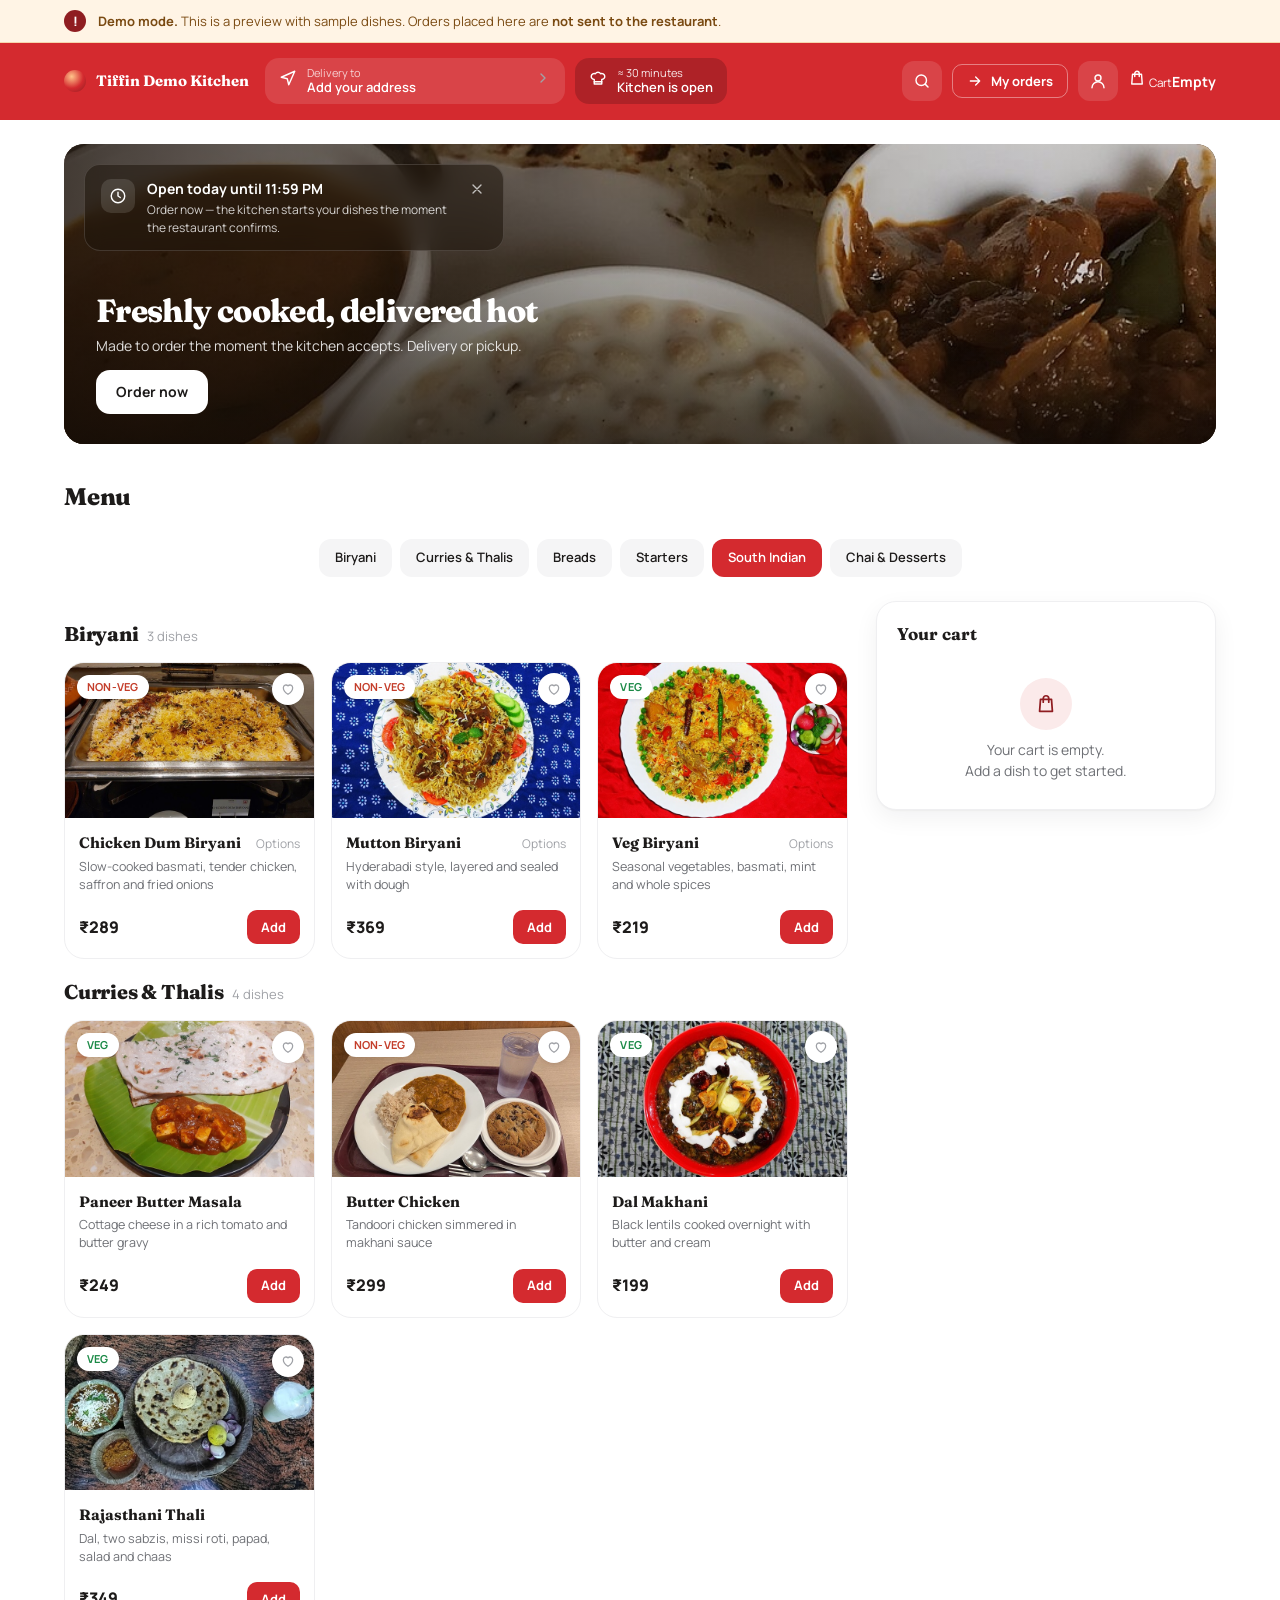
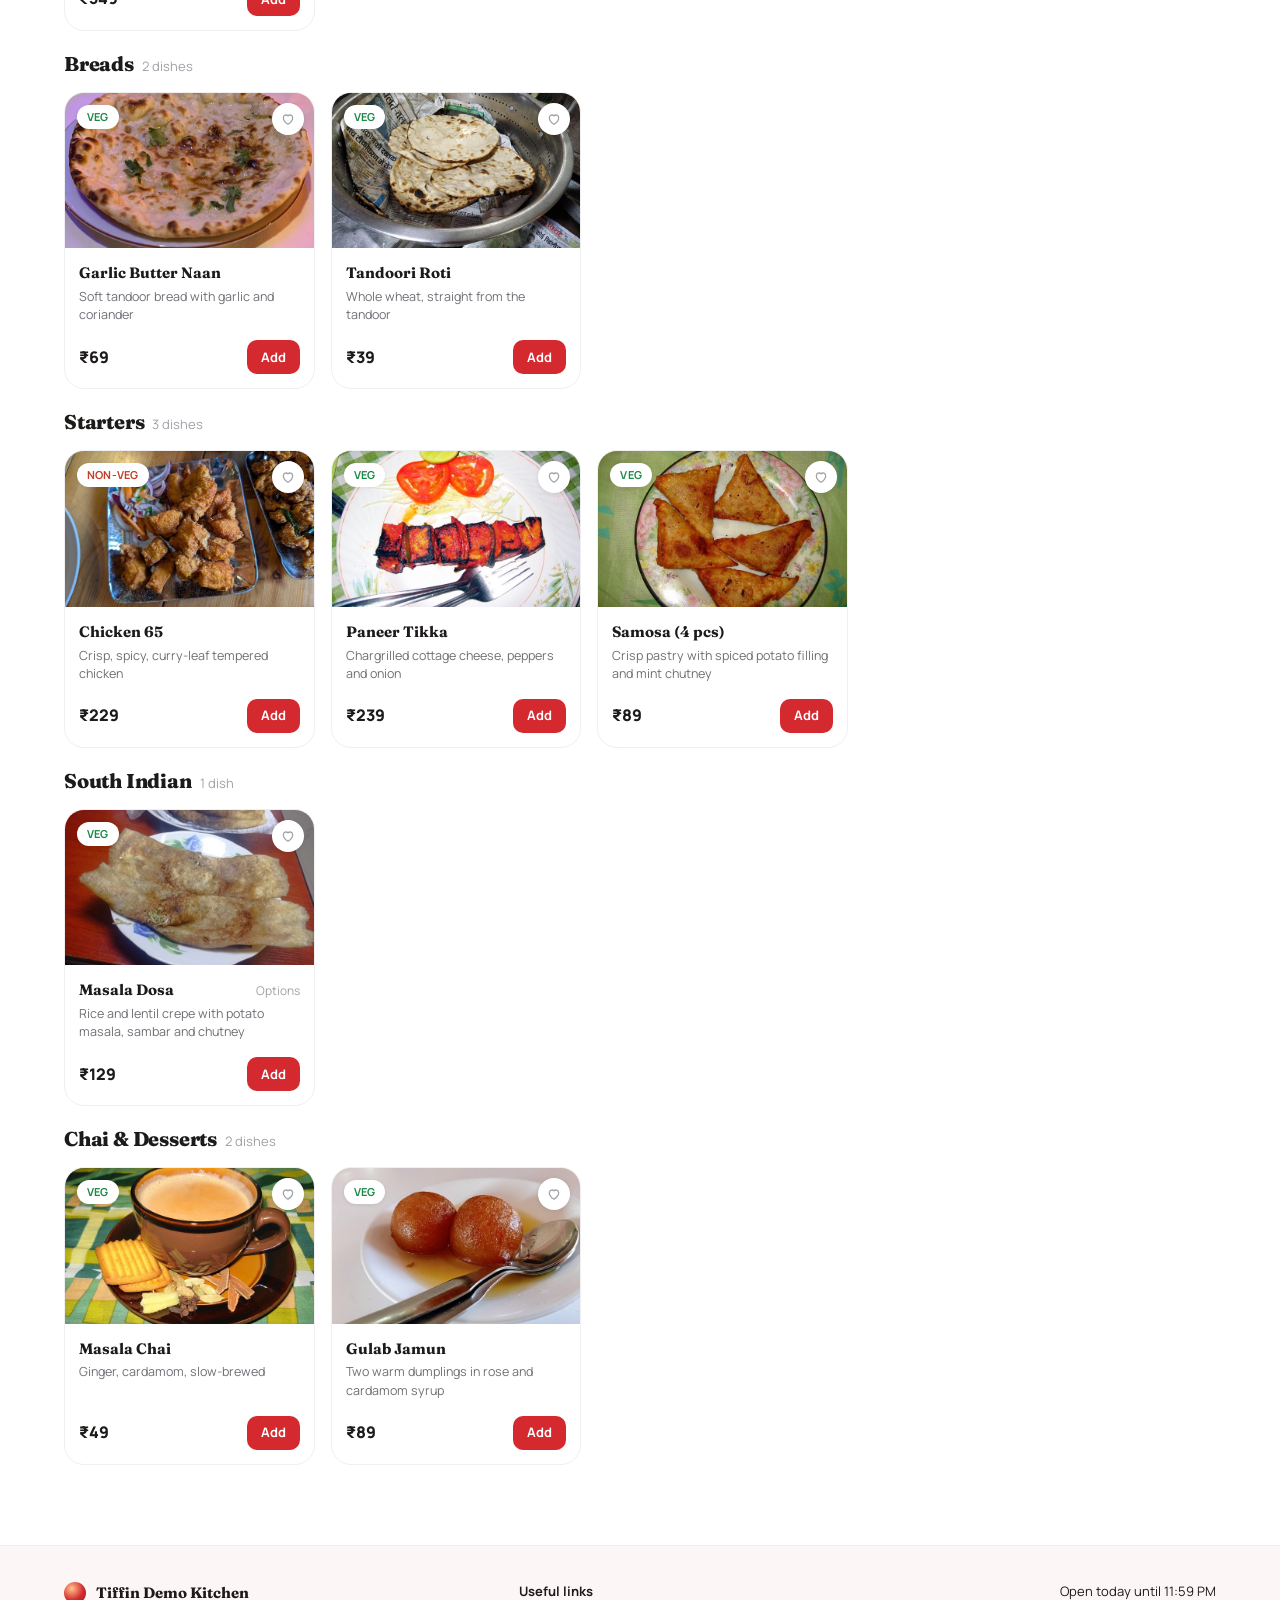
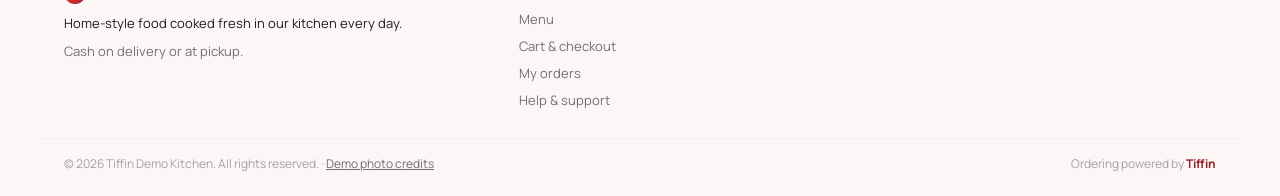
<file: index.html>
<!DOCTYPE html>
<html lang="en">
<head>
  <meta charset="UTF-8" />
  <meta name="viewport" content="width=device-width, initial-scale=1, viewport-fit=cover" />
  <meta name="theme-color" content="#FFFFFF" />
  <title>Order online</title>
  <link rel="preconnect" href="https://fonts.googleapis.com" />
  <link rel="preconnect" href="https://fonts.gstatic.com" crossorigin />
  <link href="https://fonts.googleapis.com/css2?family=Plus+Jakarta+Sans:wght@400;500;600;700;800&display=swap" rel="stylesheet" />
  <link rel="stylesheet" href="css/styles.css" />
</head>
<body>
  <!-- Shown only in demo mode (the order hub cannot be reached) -->
  <div class="demo-banner" id="demo-banner" role="alert" hidden></div>
  <!-- The announcement bar, set in the website builder (admin/) -->
  <div class="announce" id="announce" hidden><div class="container" id="announce-text"></div></div>

  <!-- Header: store, delivery context and kitchen status stay visible on every page -->
  <header class="site-header" id="site-header"></header>

  <main id="app" class="app"></main>

  <footer class="site-footer" id="site-footer"></footer>

  <!-- Mobile: bottom cart bar -->
  <div class="cart-bar" id="cart-bar" hidden></div>

  <!-- Dish options (sizes, add-ons) -->
  <div class="modal" id="modal" hidden></div>

  <div class="toast" id="toast" role="status" aria-live="polite"></div>

  <script src="js/config.js"></script>
  <script src="js/data.js"></script>
  <script src="js/hub.js"></script>
  <script src="js/demo.js"></script>
  <script src="js/site-schema.js"></script>
  <script src="js/core.js"></script>
  <script src="js/site.js"></script>
  <script src="js/pages/home.js"></script>
  <script src="js/pages/item.js"></script>
  <script src="js/pages/cart.js"></script>
  <script src="js/pages/orders.js"></script>
  <script src="js/pages/account.js"></script>
  <script src="js/pages/where.js"></script>
  <script src="js/app.js"></script>
</body>
</html>
</file>
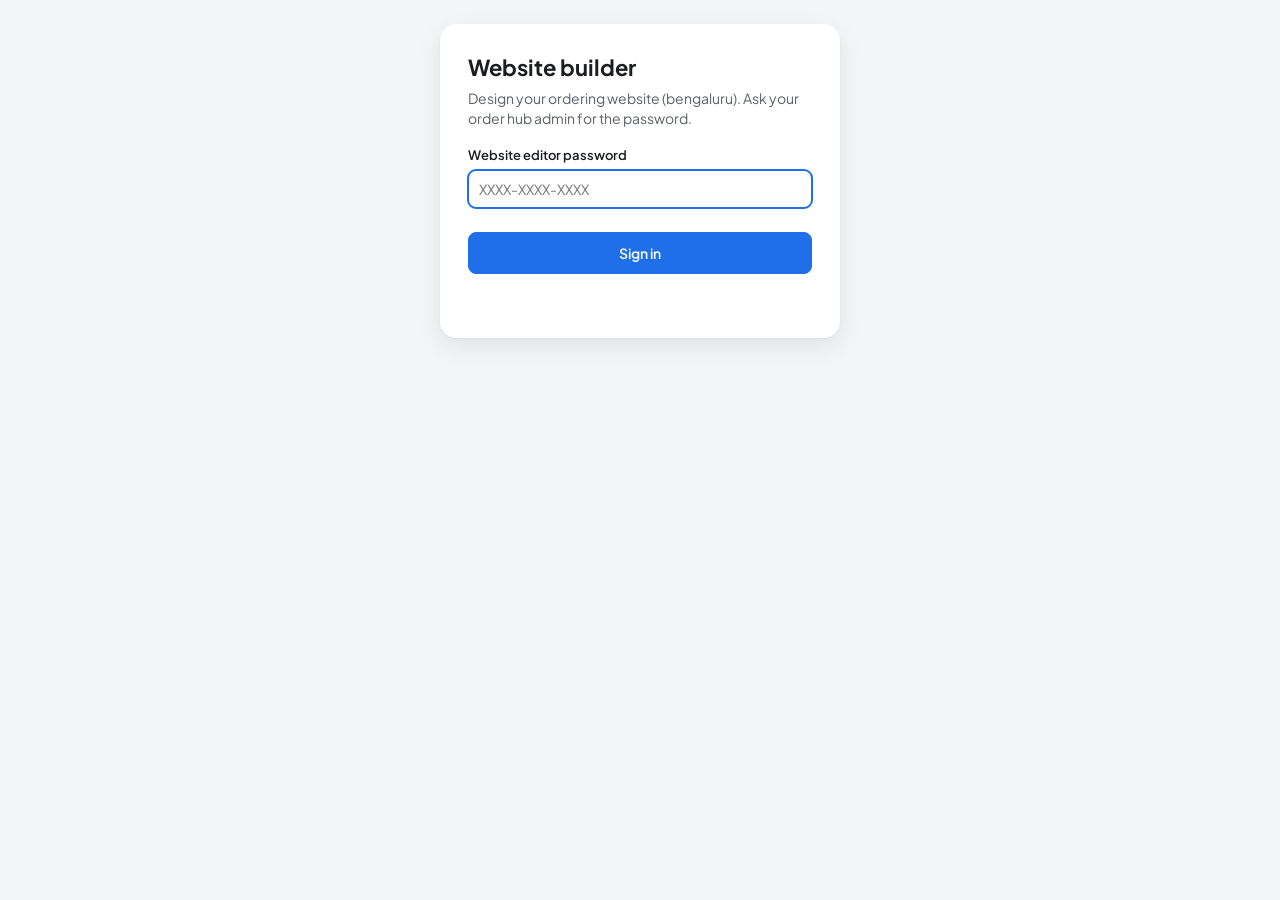
<file: admin/index.html>
<!doctype html>
<html lang="en">
<head>
  <meta charset="utf-8" />
  <meta name="viewport" content="width=device-width, initial-scale=1" />
  <meta name="robots" content="noindex" />
  <title>Website builder</title>
  <link rel="preconnect" href="https://fonts.googleapis.com" />
  <link rel="preconnect" href="https://fonts.gstatic.com" crossorigin />
  <!-- every font the builder offers, so the font picker can show each one -->
  <link href="https://fonts.googleapis.com/css2?family=DM+Sans:wght@400;700&family=Inter:wght@400;700&family=Lora:wght@400;700&family=Montserrat:wght@400;700&family=Nunito:wght@400;700&family=Playfair+Display:wght@400;700&family=Plus+Jakarta+Sans:wght@400;600;700;800&family=Poppins:wght@400;700&display=swap" rel="stylesheet" />
  <link rel="stylesheet" href="builder.css" />
</head>
<body>
  <div id="root"></div>
  <div class="toast" id="toast" role="status" aria-live="polite"></div>
  <script src="../js/config.js"></script>
  <script src="../js/site-schema.js"></script>
  <script src="builder.js"></script>
</body>
</html>
</file>
<file: css/styles.css>
/* laCafe design system: red brand (as the POS), one typeface (Plus Jakarta Sans), a small set of reusable components */
:root {
  --primary: #D42A2F;
  --primary-hover: #B32227;
  --accent: #8F1D21;
  --ink: #17181A;
  --body: #6E7075;
  --muted: #A0A2A7;
  --surface: #F5F5F6;
  --border: #EFEFF1;
  --bg: #FFFFFF;
  --page: #FCFBFA;
  /* a light wash of the brand colour (follows the site theme) */
  --tint: color-mix(in srgb, var(--primary) 10%, #fff);

  --orange-bg: #FFF1E0; --orange-fg: #C4761B;
  --red-bg: #FDE9E5;    --red-fg: #C43E2B;
  --green-bg: #E6F5EC;  --green-fg: #1C8A47;
  --grey-bg: #F2F2F3;   --grey-fg: #6E7075;

  --r-card: 20px;
  --r-control: 14px;
  --r-small: 12px;
  --r-pill: 999px;
  --shadow: 0 1px 2px rgba(23, 24, 26, .04), 0 8px 24px rgba(23, 24, 26, .06);
  --header-h: 76px;
  --gutter: 24px;
  --font: 'Plus Jakarta Sans', system-ui, -apple-system, 'Segoe UI', Roboto, sans-serif;
}

*, *::before, *::after { box-sizing: border-box; }
html { -webkit-text-size-adjust: 100%; scroll-padding-top: calc(var(--header-h) + 72px); }
body {
  margin: 0; font-family: var(--font); font-size: 14px; line-height: 1.45; color: var(--ink); background: var(--bg);
  -webkit-font-smoothing: antialiased; min-height: 100vh; display: flex; flex-direction: column;
}
body.modal-open { overflow: hidden; }
img { display: block; max-width: 100%; }
a { color: inherit; text-decoration: none; }
button, input, textarea, select { font: inherit; color: inherit; }
button { cursor: pointer; background: none; border: 0; padding: 0; }
button:disabled { cursor: not-allowed; }
h1, h2, h3, p { margin: 0; }
svg { width: 18px; height: 18px; flex-shrink: 0; }
[hidden] { display: none !important; }
:focus-visible { outline: 2px solid var(--primary); outline-offset: 2px; }

.container { width: 100%; max-width: 1200px; margin: 0 auto; padding: 0 var(--gutter); }
.app { flex: 1; }
.page { padding-top: 24px; padding-bottom: 56px; }
.grow { flex: 1; min-width: 0; }
.muted { color: var(--body); }
.small { font-size: 13px; }
.center { text-align: center; display: flex; justify-content: center; }
.err { color: var(--red-fg); }
.err:empty { display: none; }
.accent { color: var(--accent); }
.ok { color: var(--green-fg); }
.narrow { max-width: 720px; }

/* ---------- Buttons ---------- */
.btn {
  display: inline-flex; align-items: center; justify-content: center; gap: 8px; height: 44px; padding: 0 20px;
  border-radius: var(--r-control); background: var(--primary); color: #fff; font-weight: 700; font-size: 14px;
  transition: background .15s, transform .1s, opacity .15s; white-space: nowrap;
}
.btn:hover { background: var(--primary-hover); }
.btn:active { transform: scale(.98); }
.btn:disabled { opacity: .5; background: var(--primary); }
.btn.sm { height: 34px; padding: 0 14px; font-size: 13px; border-radius: 10px; }
.btn.lg { height: 52px; font-size: 15px; }
.btn.block { width: 100%; }
.btn.outline { background: #fff; color: var(--accent); border: 1.5px solid var(--primary); }
.btn.outline:hover { background: var(--tint); }
.btn.outline.danger { color: var(--red-fg); border-color: #F2C4BB; }
.btn.outline.danger:hover { background: var(--red-bg); }
.btn.soft { background: var(--surface); color: var(--ink); }
.btn.soft:hover { background: var(--border); }
.btn.busy { pointer-events: none; opacity: .7; }
.btn svg { width: 16px; height: 16px; }
.link { color: var(--ink); font-weight: 600; font-size: 13px; }
.link:hover { color: var(--accent); }
.link.accent { color: var(--accent); }
.link.muted { color: var(--muted); font-weight: 500; }

.icon-btn {
  position: relative; width: 40px; height: 40px; border-radius: var(--r-small); background: var(--surface);
  display: inline-grid; place-items: center; color: var(--ink); transition: background .15s;
}
.icon-btn:hover { background: var(--border); }
.icon-btn.sm { width: 32px; height: 32px; border-radius: 10px; }
.icon-btn .dot { position: absolute; top: 8px; right: 8px; width: 8px; height: 8px; border-radius: 50%; background: var(--primary); border: 2px solid var(--surface); }

/* ---------- Tags ---------- */
.tag {
  display: inline-flex; align-items: center; gap: 4px; height: 24px; padding: 0 10px; border-radius: var(--r-pill);
  font-size: 11px; font-weight: 700; text-transform: uppercase; letter-spacing: .02em; white-space: nowrap;
}
.tag svg { width: 12px; height: 12px; }
.tag.soft { text-transform: none; letter-spacing: 0; font-size: 12px; font-weight: 600; }
.tag.orange { background: var(--orange-bg); color: var(--orange-fg); }
.tag.red { background: var(--red-bg); color: var(--red-fg); }
.tag.green { background: var(--green-bg); color: var(--green-fg); }
.tag.grey { background: var(--grey-bg); color: var(--grey-fg); }

/* ---------- Demo mode warning ---------- */
.demo-banner { background: #FFF4E5; border-bottom: 1px solid #F6D6AE; color: #7A4A12; font-size: 13px; }
.demo-banner.back { background: var(--green-bg); border-color: #BFE3CC; color: var(--green-fg); }
.demo-inner { display: flex; align-items: center; gap: 12px; padding-top: 10px; padding-bottom: 10px; }
.demo-inner p { flex: 1; min-width: 0; }
.demo-ico { display: grid; place-items: center; width: 22px; height: 22px; border-radius: 50%; background: var(--accent); color: #fff; font-weight: 800; font-size: 13px; flex-shrink: 0; }
.demo-banner.back .demo-ico { background: var(--green-fg); }
.demo-banner .btn { flex-shrink: 0; background: #fff; }
.foot-base a { color: var(--body); text-decoration: underline; }
.announce { background: var(--primary); color: #fff; font-size: 13px; font-weight: 600; text-align: center; }
.announce .container { padding-top: 8px; padding-bottom: 8px; overflow-wrap: anywhere; }

/* ---------- Header ---------- */
.site-header { position: sticky; top: 0; z-index: 40; background: rgba(255, 255, 255, .94); backdrop-filter: saturate(1.4) blur(12px); border-bottom: 1px solid var(--border); }
.hdr { display: flex; align-items: center; gap: 16px; height: var(--header-h); }
.logo { display: inline-flex; align-items: center; gap: 10px; font-weight: 700; font-size: 15px; white-space: nowrap; }
.logo-dot { width: 22px; height: 22px; border-radius: 50%; background: radial-gradient(circle at 35% 30%, #FFC48A, var(--primary) 55%, var(--accent)); flex-shrink: 0; }
.hdr-ctx { display: flex; gap: 10px; flex: 1; min-width: 0; }
.ctx-pill, .kitchen-pill {
  display: flex; align-items: center; gap: 10px; height: 46px; padding: 0 14px; border-radius: var(--r-control);
  background: var(--surface); min-width: 0; text-align: left;
}
.ctx-pill { width: 300px; max-width: 100%; transition: background .15s; }
.ctx-pill:hover:not(:disabled) { background: var(--border); }
.ctx-pill small, .kitchen-pill small { display: block; font-size: 11px; color: var(--body); line-height: 1.2; }
.ctx-pill b, .kitchen-pill b { display: block; font-size: 13px; font-weight: 600; overflow: hidden; text-overflow: ellipsis; white-space: nowrap; line-height: 1.3; }
.ctx-pill .chev svg { width: 16px; height: 16px; color: var(--muted); }
.ctx-ico svg { width: 18px; height: 18px; }
.kitchen-pill { background: var(--primary); color: #fff; flex-shrink: 0; }
.kitchen-pill small { color: rgba(255, 255, 255, .9); }
.kitchen-pill.closed { background: var(--grey-bg); color: var(--ink); }
.kitchen-pill.closed small { color: var(--body); }
.xs-show { display: none; }
.m-only { display: none; }
.hdr-actions { display: flex; align-items: center; gap: 10px; margin-left: auto; }
.search-row { padding-bottom: 14px; }
.search { display: flex; align-items: center; gap: 10px; height: 48px; padding: 0 6px 0 16px; background: var(--surface); border-radius: var(--r-control); }
.search > svg { color: var(--muted); }
.search input { flex: 1; min-width: 0; border: 0; background: none; outline: none; font-size: 15px; height: 100%; }
.search .icon-btn { background: #fff; }

/* ---------- Hero ---------- */
.hero { position: relative; height: 300px; border-radius: var(--r-card); overflow: hidden; background: #2A1C12; color: #fff; isolation: isolate; }
.hero-img { position: absolute; inset: 0; width: 100%; height: 100%; object-fit: cover; z-index: -2; }
.hero::after { content: ''; position: absolute; inset: 0; z-index: -1; background: linear-gradient(90deg, rgba(20, 12, 6, .78) 0%, rgba(20, 12, 6, .35) 55%, rgba(20, 12, 6, .1) 100%), linear-gradient(0deg, rgba(20, 12, 6, .55), transparent 55%); }
.hero.no-img { background: radial-gradient(120% 140% at 85% 20%, #8A4B1E 0%, #3A2414 45%, #1E140C 100%); }
.hero-emoji { position: absolute; right: 4%; top: 50%; transform: translateY(-50%) rotate(-8deg); font-size: 88px; letter-spacing: 6px; opacity: .9; z-index: -2; white-space: nowrap; filter: drop-shadow(0 10px 20px rgba(0, 0, 0, .35)); }
.hero-note {
  position: absolute; top: 20px; left: 20px; max-width: 420px; display: flex; gap: 12px; align-items: flex-start; padding: 14px 16px;
  border-radius: 16px; background: rgba(30, 20, 12, .55); border: 1px solid rgba(255, 255, 255, .14); backdrop-filter: blur(10px);
}
.hero-note-ico { display: grid; place-items: center; width: 34px; height: 34px; border-radius: 10px; background: rgba(255, 255, 255, .12); flex-shrink: 0; }
.hero-note strong { font-size: 14px; }
.hero-note p { font-size: 12px; color: rgba(255, 255, 255, .8); margin-top: 2px; }
.hero-note-x { color: rgba(255, 255, 255, .7); padding: 2px; }
.hero-note-x svg { width: 16px; height: 16px; }
.hero-text { position: absolute; left: 32px; bottom: 30px; right: 32px; }
.hero-text h1 { font-size: 32px; font-weight: 800; letter-spacing: -.02em; line-height: 1.15; }
.hero-text p { margin-top: 6px; font-size: 14px; color: rgba(255, 255, 255, .85); }

/* ---------- Category chips ---------- */
.cats { position: sticky; top: var(--header-h); z-index: 30; background: rgba(255, 255, 255, .94); backdrop-filter: blur(10px); margin: 0 calc(-1 * var(--gutter)); padding: 18px var(--gutter) 14px; }
.cats-inner { display: flex; gap: 8px; overflow-x: auto; scrollbar-width: none; justify-content: safe center; }
.cats-inner::-webkit-scrollbar { display: none; }
.chip { flex-shrink: 0; height: 38px; padding: 0 16px; border-radius: var(--r-small); background: var(--surface); font-weight: 600; font-size: 13px; transition: background .15s, color .15s; }
.chip:hover { background: var(--border); }
.chip.active { background: var(--primary); color: #fff; }

/* ---------- Menu + sticky cart ---------- */
.menu-layout { display: grid; grid-template-columns: minmax(0, 1fr) 340px; gap: 28px; align-items: start; margin-top: 10px; }
.menu-section { padding-top: 18px; }
.section-title { display: flex; align-items: baseline; gap: 8px; margin-bottom: 14px; }
.section-title h2 { font-size: 20px; font-weight: 800; letter-spacing: -.01em; }
.section-title small { color: var(--muted); font-size: 13px; }
.pgrid { display: grid; grid-template-columns: repeat(3, minmax(0, 1fr)); gap: 16px; }

.pcard { position: relative; display: flex; flex-direction: column; background: #fff; border: 1px solid var(--border); border-radius: var(--r-card); overflow: hidden; transition: box-shadow .2s, transform .2s; }
.pcard:hover { box-shadow: var(--shadow); }
.pcard-media { position: relative; display: block; width: 100%; aspect-ratio: 16 / 10; text-align: left; }
.pcard-media .tag, .modal-media .tag { position: absolute; top: 12px; left: 12px; background: #fff; box-shadow: 0 1px 4px rgba(0, 0, 0, .08); }
.pcard-media .tag.green { color: var(--green-fg); }
.pcard-media .tag.red { color: var(--red-fg); }
.media { position: relative; width: 100%; height: 100%; background: linear-gradient(135deg, #FFF4E8, #FDE6CF); overflow: hidden; }
.media::before { content: attr(data-emoji); position: absolute; inset: 0; display: grid; place-items: center; font-size: 56px; }
.media img { position: absolute; inset: 0; width: 100%; height: 100%; object-fit: cover; }
.media.thumb { width: 48px; height: 48px; border-radius: 10px; flex-shrink: 0; }
.media.thumb::before { font-size: 24px; }
.fav { position: absolute; top: 10px; right: 10px; width: 32px; height: 32px; border-radius: 50%; background: #fff; display: grid; place-items: center; color: var(--muted); box-shadow: 0 1px 4px rgba(0, 0, 0, .1); transition: color .15s, transform .15s; }
.fav svg { width: 16px; height: 16px; }
.fav.on { color: #E5484D; }
.fav:active { transform: scale(.9); }
.pcard-body { display: flex; flex-direction: column; gap: 4px; padding: 14px 14px 14px; flex: 1; }
.pcard-title { display: flex; justify-content: space-between; gap: 8px; align-items: baseline; }
.pcard-title h3 { font-size: 15px; font-weight: 700; }
.pcard-title small { color: var(--muted); font-size: 12px; white-space: nowrap; }
.pcard-desc { color: var(--body); font-size: 12.5px; display: -webkit-box; -webkit-line-clamp: 2; -webkit-box-orient: vertical; overflow: hidden; }
.pcard-foot { display: flex; align-items: center; justify-content: space-between; gap: 8px; margin-top: auto; padding-top: 12px; min-height: 46px; }
.price { font-size: 16px; font-weight: 800; }

.stepper { display: inline-flex; align-items: center; gap: 2px; padding: 3px; background: var(--surface); border-radius: var(--r-small); }
.stepper button { width: 30px; height: 30px; border-radius: 9px; background: #fff; display: grid; place-items: center; box-shadow: 0 1px 2px rgba(0, 0, 0, .06); }
.stepper button:hover { color: var(--accent); }
.stepper button svg { width: 14px; height: 14px; }
.stepper span { min-width: 26px; text-align: center; font-weight: 700; }
.stepper.sm button { width: 26px; height: 26px; border-radius: 8px; }
.stepper.sm span { min-width: 22px; font-size: 13px; }
.stepper.lg { padding: 4px; }
.stepper.lg button { width: 40px; height: 40px; border-radius: 10px; }
.stepper.lg span { min-width: 34px; font-size: 16px; }

.cart-side { position: sticky; top: calc(var(--header-h) + 84px); }
.cart-card { background: #fff; border: 1px solid var(--border); border-radius: var(--r-card); padding: 20px; box-shadow: var(--shadow); }
.cart-head { display: flex; align-items: center; justify-content: space-between; margin-bottom: 8px; }
.cart-head h2 { font-size: 17px; font-weight: 700; }
.cart-empty { display: grid; justify-items: center; gap: 10px; padding: 24px 0 8px; text-align: center; color: var(--body); }
.cart-empty span { width: 52px; height: 52px; border-radius: 50%; background: var(--tint); color: var(--accent); display: grid; place-items: center; }
.cart-empty svg { width: 22px; height: 22px; }
.cart-lines { list-style: none; margin: 0; padding: 0; max-height: calc(100vh - 420px); min-height: 60px; overflow: auto; }
.cart-lines li { display: flex; align-items: center; gap: 12px; padding: 12px 0; border-bottom: 1px solid var(--border); }
.cart-lines li:last-child { border-bottom: 0; }
.cart-lines strong { display: block; font-size: 13px; font-weight: 600; overflow: hidden; text-overflow: ellipsis; white-space: nowrap; }
.cart-lines small { display: block; color: var(--muted); font-size: 12px; overflow: hidden; text-overflow: ellipsis; white-space: nowrap; }
.line-price { display: block; font-size: 13px; margin-top: 2px; min-height: 18px; }
.cart-sub { display: flex; justify-content: space-between; align-items: baseline; padding: 14px 0; border-top: 1px solid var(--border); color: var(--body); }
.cart-sub strong { font-size: 20px; color: var(--ink); font-weight: 800; }
.cart-card .err { margin-bottom: 10px; }
.cart-hint { text-align: center; color: var(--muted); font-size: 12px; margin-top: 10px; }

/* ---------- Mobile cart bar ---------- */
.cart-bar { position: fixed; left: 0; right: 0; bottom: 0; z-index: 45; padding: 12px 16px calc(12px + env(safe-area-inset-bottom)); background: linear-gradient(0deg, #fff 70%, rgba(255, 255, 255, 0)); display: none; }
.cart-bar-btn { display: flex; align-items: center; gap: 12px; height: 54px; padding: 0 18px 0 10px; border-radius: 16px; background: var(--primary); color: #fff; font-weight: 700; box-shadow: 0 10px 24px rgba(236, 148, 64, .35); }
.cart-bar-n { display: grid; place-items: center; min-width: 34px; height: 34px; border-radius: 10px; background: rgba(255, 255, 255, .25); }

/* ---------- Dish dialog ---------- */
.modal { position: fixed; inset: 0; z-index: 60; display: grid; place-items: center; padding: 24px; }
.modal-backdrop { position: absolute; inset: 0; background: rgba(23, 24, 26, .45); animation: fade .2s; }
.modal-panel { position: relative; width: min(520px, 100%); max-height: calc(100vh - 48px); display: flex; flex-direction: column; background: #fff; border-radius: 24px; overflow: hidden; animation: rise .25s cubic-bezier(.2, .8, .2, 1); }
.modal-media { position: relative; aspect-ratio: 16 / 9; flex-shrink: 0; }
.modal-media .media::before { font-size: 90px; }
.modal-media .fav { right: 56px; top: 12px; }
.modal-x { position: absolute; top: 12px; right: 12px; width: 32px; height: 32px; border-radius: 50%; background: #fff; display: grid; place-items: center; box-shadow: 0 1px 4px rgba(0, 0, 0, .1); }
.modal-x svg { width: 16px; height: 16px; }
.modal-body { padding: 20px 22px; overflow: auto; }
.modal-title { display: flex; justify-content: space-between; gap: 12px; align-items: baseline; margin-bottom: 4px; }
.modal-title h2 { font-size: 22px; font-weight: 800; letter-spacing: -.01em; }
.mod-group { margin-top: 20px; }
.mod-head { display: flex; justify-content: space-between; align-items: baseline; margin-bottom: 8px; }
.mod-head h3 { font-size: 15px; font-weight: 700; }
.mod-head small { color: var(--muted); font-size: 12px; }
.mod-head small.req { color: var(--accent); font-weight: 600; }
.mod-list { display: grid; gap: 8px; }
.mod { display: flex; align-items: center; gap: 12px; padding: 12px 14px; border: 1.5px solid var(--border); border-radius: var(--r-control); text-align: left; transition: border-color .15s, background .15s; }
.mod:hover { border-color: #F8D0A8; }
.mod.on { border-color: var(--primary); background: #FFFAF4; }
.mod-box { width: 20px; height: 20px; border-radius: 6px; border: 1.5px solid #D5D6DA; display: grid; place-items: center; color: transparent; flex-shrink: 0; }
.mod.radio .mod-box { border-radius: 50%; }
.mod.on .mod-box { background: var(--primary); border-color: var(--primary); color: #fff; }
.mod-box svg { width: 12px; height: 12px; }
.modal-foot { display: flex; gap: 12px; align-items: center; padding: 14px 22px calc(14px + env(safe-area-inset-bottom)); border-top: 1px solid var(--border); }

@keyframes fade { from { opacity: 0; } }
@keyframes rise { from { opacity: 0; transform: translateY(16px); } }

/* ---------- Cards, fields, tiles (checkout, account) ---------- */
.page-head { display: flex; align-items: center; gap: 12px; margin-bottom: 20px; }
.page-head h1 { font-size: 26px; font-weight: 800; letter-spacing: -.02em; flex: 1; }
.page-head.flat { flex-wrap: wrap; }
.page-head.flat .btn { margin-left: auto; }
.card { background: #fff; border: 1px solid var(--border); border-radius: var(--r-card); padding: 20px; }
.card + .card { margin-top: 16px; }
.card-head { display: flex; align-items: center; justify-content: space-between; gap: 12px; margin-bottom: 14px; }
.card-head h2, .summary h2 { font-size: 17px; font-weight: 700; }
.sub-head { display: flex; justify-content: space-between; align-items: center; margin: 18px 0 10px; }
.sub-head h3 { font-size: 14px; font-weight: 700; }

.fields { display: grid; gap: 10px; margin-top: 10px; }
.fields.two { grid-template-columns: repeat(2, minmax(0, 1fr)); }
.fields.three { grid-template-columns: 2fr 1.4fr 1fr; }
.field { position: relative; display: flex; flex-direction: column; justify-content: center; min-height: 56px; padding: 8px 14px; background: var(--surface); border-radius: var(--r-control); border: 1.5px solid transparent; transition: border-color .15s, background .15s; }
.field:focus-within { border-color: var(--primary); background: #fff; }
.field > span { font-size: 12px; color: var(--body); line-height: 1.2; }
.field input, .field textarea { border: 0; background: none; outline: none; padding: 2px 0 0; font-size: 14px; font-weight: 500; width: 100%; min-width: 0; }
.field input::placeholder { color: var(--muted); font-weight: 400; }
.field.static { background: var(--surface); }
.field-row { display: flex; align-items: center; gap: 8px; flex-wrap: wrap; padding-top: 2px; }
.field-row b { font-weight: 600; }
.field-row .link { margin-left: auto; }
.field.with-btn { padding-right: 110px; }
.field.with-btn .btn { position: absolute; right: 10px; top: 50%; transform: translateY(-50%); }
.note-field { flex-direction: row; align-items: center; gap: 10px; margin-top: 14px; min-height: 50px; }
.note-field svg { color: var(--muted); }
.otp-box { margin-top: 12px; padding: 14px; border-radius: var(--r-control); background: var(--tint); display: grid; gap: 10px; }
.otp-box .field { background: #fff; }
.otp-box .link { justify-self: start; }
.notice { display: flex; align-items: flex-start; gap: 10px; padding: 12px 14px; border-radius: var(--r-control); background: var(--orange-bg); color: var(--orange-fg); font-size: 13px; }
.notice.warn { background: var(--red-bg); color: var(--red-fg); margin-bottom: 16px; }
.notice.ok { background: var(--green-bg); color: var(--green-fg); margin-bottom: 16px; }
.notice svg { margin-top: 1px; }
.notice.outlet { background: var(--grey-bg); color: inherit; text-decoration: none; margin-bottom: 16px; align-items: center; }
.notice.outlet .grow { flex: 1; }

.tiles { display: grid; grid-template-columns: repeat(2, minmax(0, 1fr)); gap: 10px; }
.tiles.stack { grid-template-columns: 1fr; }
.tile { position: relative; display: flex; align-items: center; gap: 12px; padding: 12px 14px; min-height: 64px; border: 1.5px solid var(--border); border-radius: var(--r-control); background: #fff; transition: border-color .15s; }
.tile:hover { border-color: #F8D0A8; }
.tile.selected { border-color: var(--primary); }
.tile.disabled { opacity: .5; }
.tile-hit { position: absolute; inset: 0; border-radius: inherit; }
.tile-ico { width: 34px; height: 34px; border-radius: 10px; display: grid; place-items: center; background: var(--surface); color: var(--body); flex-shrink: 0; }
.tile.selected .tile-ico { background: var(--tint); color: var(--accent); }
.tile strong { display: flex; align-items: center; gap: 6px; font-size: 14px; font-weight: 600; }
.tile small { display: block; color: var(--body); font-size: 12px; margin-top: 1px; }
.tile .icon-btn { position: relative; z-index: 1; }

.pay-chips { display: flex; gap: 10px; flex-wrap: wrap; }
.pay-chip { display: inline-flex; align-items: center; gap: 8px; height: 44px; padding: 0 16px; border-radius: var(--r-control); border: 1.5px solid var(--border); font-weight: 600; font-size: 13px; }
.pay-chip.on { border-color: var(--primary); color: var(--accent); background: #FFFAF4; }
.pay-chip:disabled { color: var(--muted); }
.pay-chip small { font-size: 11px; background: var(--surface); padding: 2px 6px; border-radius: 6px; }

.addr-form { margin-top: 14px; }
.addr-labels { display: flex; gap: 8px; }
.filter-radio input { position: absolute; opacity: 0; pointer-events: none; }
.filter-radio span { display: inline-flex; align-items: center; height: 34px; padding: 0 14px; border-radius: 10px; background: var(--surface); font-size: 13px; font-weight: 600; cursor: pointer; }
.filter-radio input:checked + span { background: var(--ink); color: #fff; }
.filter-radio input:focus-visible + span { outline: 2px solid var(--primary); outline-offset: 2px; }
.locate { display: flex; align-items: center; gap: 12px; flex-wrap: wrap; margin-top: 12px; }
.locate small { display: inline-flex; align-items: center; gap: 4px; }
.locate small svg { width: 14px; height: 14px; color: var(--green-fg); }
.manual-loc { margin-top: 10px; }
.manual-loc summary { cursor: pointer; display: inline-block; }
.form-btns { display: flex; gap: 10px; justify-content: flex-end; margin-top: 14px; }

/* ---------- Checkout ---------- */
.details { display: grid; gap: 10px; margin-top: 12px; }
.detail-row { display: flex; align-items: center; gap: 12px; padding: 12px 14px; border-radius: var(--r-control); background: var(--surface); }
.detail-row small { display: block; color: var(--body); font-size: 12px; }
.detail-row small.err { color: var(--red-fg); margin-top: 2px; }
.detail-row strong { display: block; font-size: 14px; font-weight: 600; }
.detail-row .tile-ico { background: #fff; }
.add-row { display: flex; align-items: center; gap: 10px; min-height: 56px; padding: 0 16px; border: 1.5px dashed #F2C08E; border-radius: var(--r-control); color: var(--accent); font-weight: 700; background: #FFFAF4; }
.add-row:hover { background: var(--tint); }
.step-hint { display: flex; align-items: center; gap: 10px; padding: 12px 14px; border-radius: var(--r-control); background: var(--surface); color: var(--body); font-size: 13px; }
.next-btn { justify-content: center; }
.co-bar .next-btn { justify-content: space-between; }
.co-bar .next-btn b:empty { display: none; }
.co-bar .next-btn svg { display: none; }
.focus-page { max-width: 640px; }
.focus-page .page-head { flex-wrap: nowrap; }
.co-layout { display: grid; grid-template-columns: minmax(0, 1fr) 360px; gap: 24px; align-items: start; }
.co-side { position: sticky; top: calc(var(--header-h) + 20px); }
.co-lines { list-style: none; margin: 0; padding: 0; }
.co-line { display: flex; align-items: center; gap: 12px; padding: 12px 0; border-bottom: 1px solid var(--border); }
.co-line strong { display: block; font-size: 14px; font-weight: 600; }
.co-line small { display: block; color: var(--muted); font-size: 12px; }
.co-line-total { min-width: 72px; text-align: right; font-size: 14px; }
.summary h2 { margin-bottom: 12px; }
.totals { margin: 0; display: grid; gap: 10px; }
.totals > div { display: flex; justify-content: space-between; gap: 12px; }
.totals dt { color: var(--body); }
.totals dd { margin: 0; font-weight: 600; text-align: right; }
.totals .total { padding-top: 12px; margin-top: 4px; border-top: 1px solid var(--border); align-items: baseline; }
.totals .total dt { color: var(--ink); font-weight: 700; }
.totals .total dd { font-size: 22px; font-weight: 800; }
.totals .eta dt { display: flex; gap: 6px; align-items: center; font-size: 12px; color: var(--body); }
.totals .eta svg { width: 14px; height: 14px; }
.totals.sm { gap: 8px; font-size: 13px; }
.totals.sm .total dd { font-size: 16px; }
.summary .btn { margin-top: 16px; }
.summary .err { margin-top: 12px; font-size: 13px; }
.fine { text-align: center; color: var(--muted); font-size: 12px; margin-top: 10px; }
.co-bar { display: none; }

/* ---------- Account layout ---------- */
.account-layout { display: grid; grid-template-columns: 280px minmax(0, 1fr); gap: 24px; align-items: start; }
.side { position: sticky; top: calc(var(--header-h) + 20px); display: grid; gap: 12px; }
.side-profile { display: flex; align-items: center; gap: 12px; padding: 14px; border: 1px solid var(--border); border-radius: var(--r-card); background: #fff; }
.side-profile strong { display: block; font-size: 14px; }
.side-profile small { display: block; color: var(--body); font-size: 12px; }
.side-profile .edit { color: var(--accent); }
.avatar { width: 40px; height: 40px; border-radius: 50%; background: var(--surface); display: grid; place-items: center; font-weight: 700; color: var(--body); flex-shrink: 0; }
.avatar.sm { width: 36px; height: 36px; }
.avatar.lg { width: 56px; height: 56px; font-size: 18px; background: var(--tint); color: var(--accent); }
.side-menu { display: grid; gap: 4px; padding: 8px; border: 1px solid var(--border); border-radius: var(--r-card); background: #fff; }
.side-row { display: flex; align-items: center; gap: 12px; height: 48px; padding: 0 12px; border-radius: var(--r-control); font-weight: 600; font-size: 14px; text-align: left; width: 100%; transition: background .15s; }
.side-row:hover { background: var(--surface); }
.side-row.active { background: var(--primary); color: #fff; }
.side-row .chev { color: var(--muted); }
.side-row.active .chev { color: #fff; }
.side-ico { width: 30px; height: 30px; border-radius: 9px; display: grid; place-items: center; flex-shrink: 0; }
.side-ico svg { width: 16px; height: 16px; }
.side-ico.orders { background: var(--tint); color: var(--accent); }
.side-ico.favourites { background: var(--red-bg); color: #E5484D; }
.side-ico.addresses { background: var(--green-bg); color: var(--green-fg); }
.side-ico.notifications { background: #E8F0FE; color: #3B6FD8; }
.side-ico.help { background: #F0EBFD; color: #7A5AF0; }
.side-ico.logout { background: var(--red-bg); color: var(--red-fg); }
.side-row.active .side-ico { background: rgba(255, 255, 255, .25); color: #fff; }
.count { min-width: 22px; height: 22px; padding: 0 6px; border-radius: 11px; background: var(--primary); color: #fff; font-size: 12px; display: grid; place-items: center; }
.side-row.active .count { background: #fff; color: var(--accent); }
.profile-top { display: flex; gap: 14px; align-items: center; margin-bottom: 10px; }
.profile-top strong { display: block; font-size: 16px; }

/* Order history */
.filters { display: flex; gap: 6px; flex-wrap: wrap; }
.filter { height: 32px; padding: 0 12px; border-radius: 10px; background: var(--surface); font-size: 13px; font-weight: 600; }
.filter.on { background: var(--ink); color: #fff; }
.order-list { display: grid; gap: 12px; }
.order-row { display: flex; gap: 16px; justify-content: space-between; padding: 16px 18px; border: 1px solid var(--border); border-radius: var(--r-card); background: #fff; }
.or-main { min-width: 0; display: grid; gap: 8px; }
.or-id strong { display: block; font-size: 15px; }
.or-id small { color: var(--muted); font-size: 12px; }
.or-thumbs { display: flex; gap: 6px; align-items: center; }
.or-thumbs .media.thumb { width: 40px; height: 40px; }
.or-thumbs .more { font-size: 12px; color: var(--body); font-weight: 600; }
.or-items { font-size: 13px; font-weight: 500; }
.or-side { display: flex; flex-direction: column; align-items: flex-end; justify-content: space-between; gap: 12px; flex-shrink: 0; }
.or-total { display: grid; justify-items: end; gap: 4px; }
.or-total strong { font-size: 16px; font-weight: 800; }
.or-btns { display: flex; gap: 8px; }

/* Order info */
.od { padding: 22px; }
.od-head { display: flex; align-items: center; gap: 12px; padding-bottom: 16px; border-bottom: 1px solid var(--border); }
.od-head h1 { font-size: 20px; font-weight: 800; }
.od-status { padding: 18px 0; border-bottom: 1px solid var(--border); display: grid; gap: 14px; }
.od-status-top { display: flex; justify-content: space-between; gap: 12px; flex-wrap: wrap; font-size: 13px; }
.od-status-top span { display: inline-flex; align-items: center; gap: 6px; }
.od-status-top svg { width: 16px; height: 16px; }
.od-kind { font-weight: 700; }
.od-kind svg { color: var(--green-fg); }
.timeline { list-style: none; margin: 0; padding: 0; display: grid; grid-template-columns: repeat(var(--n), minmax(0, 1fr)); gap: 8px; }
.timeline li { display: grid; grid-template-columns: 14px 1fr; column-gap: 6px; row-gap: 2px; align-content: start; }
.timeline .bar { grid-column: 1 / -1; height: 4px; border-radius: 2px; background: var(--border); margin-bottom: 8px; }
.timeline .dot { width: 14px; height: 14px; border-radius: 50%; background: var(--border); margin-top: 2px; }
.timeline strong { font-size: 13px; font-weight: 600; color: var(--muted); line-height: 1.3; }
.timeline small { grid-column: 2; font-size: 11px; color: var(--muted); min-height: 14px; }
.timeline li.done .bar { background: #F8CFA6; }
.timeline li.done .dot { background: #F8CFA6; box-shadow: inset 0 0 0 4px #F8CFA6; }
.timeline li.done .dot, .timeline li.current .dot { background: #fff; box-shadow: inset 0 0 0 4px var(--primary); }
.timeline li.done strong, .timeline li.current strong { color: var(--ink); }
.timeline li.current .bar { background: var(--primary); }
.timeline li.current .dot { animation: pulse 1.6s infinite; }
@keyframes pulse { 50% { box-shadow: inset 0 0 0 4px var(--primary), 0 0 0 5px rgba(212, 42, 47, .25); } }
.od-rider { display: flex; align-items: center; gap: 12px; padding: 14px 0; border-bottom: 1px solid var(--border); }
.od-rider small { display: block; font-size: 12px; }
.od-rider strong { display: block; }
.od-lines { list-style: none; margin: 0; padding: 4px 0; }
.od-lines li { display: flex; align-items: center; gap: 12px; padding: 10px 0; }
.od-lines strong { display: block; font-size: 14px; font-weight: 600; }
.od-lines small { display: block; font-size: 12px; }
.od-cards { display: grid; grid-template-columns: repeat(2, minmax(0, 1fr)); gap: 12px; margin-top: 8px; }
.mini-card { padding: 16px; border-radius: 16px; background: var(--page); border: 1px solid var(--border); display: grid; gap: 10px; align-content: start; }
.mini-card h3 { font-size: 14px; font-weight: 700; }
.od-actions { display: flex; justify-content: flex-end; gap: 10px; margin-top: 16px; }
.od-actions:empty { display: none; }

.notes { list-style: none; margin: 0; padding: 0; display: grid; gap: 10px; }
.notes li { display: flex; gap: 12px; padding: 14px; border: 1px solid var(--border); border-radius: var(--r-control); }
.notes li.unread { background: #FFFAF4; border-color: #F8D9B8; }
.notes p { font-size: 13px; margin: 2px 0; }
.faq { display: grid; gap: 10px; }
.faq details { border: 1px solid var(--border); border-radius: var(--r-control); padding: 0 16px; background: #fff; }
.faq summary { list-style: none; display: flex; justify-content: space-between; align-items: center; gap: 12px; padding: 16px 0; font-weight: 600; cursor: pointer; }
.faq summary::-webkit-details-marker { display: none; }
.faq details[open] summary svg { transform: rotate(180deg); }
.faq p { padding-bottom: 16px; color: var(--body); }
.credits { margin-top: 16px; }

/* ---------- Empty, loading ---------- */
.empty { display: grid; justify-items: center; gap: 10px; text-align: center; padding: 56px 16px; color: var(--body); }
.empty.small { padding: 32px 16px; }
.empty-ico { font-size: 40px; width: 84px; height: 84px; border-radius: 50%; background: var(--tint); display: grid; place-items: center; }
.empty.small .empty-ico { width: 64px; height: 64px; font-size: 30px; }
.empty h2 { font-size: 18px; color: var(--ink); }
.empty .btn { margin-top: 8px; }
.loading { display: grid; justify-items: center; gap: 14px; padding: 120px 0; color: var(--body); }
.spinner { width: 32px; height: 32px; border-radius: 50%; border: 3px solid var(--tint); border-top-color: var(--primary); animation: spin .8s linear infinite; }
@keyframes spin { to { transform: rotate(360deg); } }

/* ---------- Footer ---------- */
.site-footer { background: var(--page); border-top: 1px solid var(--border); margin-top: 24px; }
.site-footer:empty { display: none; }
.foot { display: grid; grid-template-columns: 1.4fr 1fr 1.2fr; gap: 32px; padding-top: 36px; padding-bottom: 28px; }
.foot-brand { display: grid; gap: 10px; align-content: start; max-width: 360px; }
.foot-brand p { font-size: 13px; }
.foot-links { display: grid; gap: 8px; align-content: start; font-size: 13px; }
.foot-links strong { font-size: 13px; margin-bottom: 2px; }
.foot-links a { color: var(--body); }
.foot-links a:hover { color: var(--accent); }
.foot-contact { display: grid; gap: 6px; justify-items: end; text-align: right; align-content: start; font-size: 13px; }
.foot-phone { font-size: 20px; font-weight: 800; }
.foot-base { display: flex; justify-content: space-between; gap: 12px; flex-wrap: wrap; padding-top: 16px; padding-bottom: 24px; border-top: 1px solid var(--border); color: var(--muted); font-size: 12px; }
.foot-base b { color: var(--accent); }

/* ---------- Toast ---------- */
.toast { position: fixed; left: 50%; bottom: 28px; z-index: 80; transform: translate(-50%, 20px); max-width: calc(100% - 32px); padding: 12px 18px; border-radius: var(--r-control); background: var(--ink); color: #fff; font-weight: 600; font-size: 13px; opacity: 0; pointer-events: none; transition: opacity .2s, transform .2s; box-shadow: 0 10px 30px rgba(0, 0, 0, .2); }
.toast.show { opacity: 1; transform: translate(-50%, 0); }
.has-cart-bar .toast, [data-page="checkout"] .toast, .modal-open .toast { bottom: 100px; }

/* ---------- Responsive ---------- */
@media (max-width: 1100px) {
  .pgrid { grid-template-columns: repeat(2, minmax(0, 1fr)); }
  .ctx-pill { width: 240px; }
  .menu-layout { grid-template-columns: minmax(0, 1fr) 310px; }
}

@media (max-width: 900px) {
  :root { --gutter: 16px; --header-h: 112px; }
  .hdr { display: grid; grid-template-columns: 1fr auto; grid-template-areas: 'logo actions' 'ctx ctx'; gap: 8px 12px; height: auto; padding-top: 10px; padding-bottom: 10px; }
  .hdr .logo { grid-area: logo; }
  .hdr-actions { grid-area: actions; }
  .hdr-ctx { grid-area: ctx; }
  .ctx-pill { flex: 1; width: auto; height: 44px; }
  .kitchen-pill { height: 44px; padding: 0 12px; }
  .hide-sm { display: none; }

  .menu-layout { grid-template-columns: 1fr; }
  .cart-side { display: none; }
  .cart-bar { display: block; }
  .has-cart-bar .app { padding-bottom: 80px; }

  .co-layout { grid-template-columns: 1fr; }
  .co-side { position: static; }
  /* one main button on phones: the bottom bar */
  .co-side .place-btn, .co-side .next-btn, .co-side .fine { display: none; }

  /* app-like screens on phones: no footer; inner pages keep a slim header (back button and title are on the page) */
  .site-footer { display: none; }
  .m-only { display: inline-grid; }
  .page-head.flat { flex-wrap: nowrap; }
  .page-head.flat:has(.filters) { flex-wrap: wrap; }
  .page-head.flat .filters { width: 100%; }
  body:not([data-page="home"]) .hdr { grid-template-areas: 'logo actions'; }
  body:not([data-page="home"]) .hdr-ctx { display: none; }
  .co-bar { display: grid; gap: 6px; position: fixed; left: 0; right: 0; bottom: 0; z-index: 45; padding: 10px 16px calc(12px + env(safe-area-inset-bottom)); background: #fff; border-top: 1px solid var(--border); }
  .co-bar small { text-align: center; color: var(--body); font-size: 12px; }
  .co-bar small:empty { display: none; }
  .co-bar .btn { justify-content: space-between; }
  [data-page="checkout"] .app { padding-bottom: 96px; }

  .account-layout { grid-template-columns: 1fr; }
  .account-layout .side { display: none; position: static; }
  .account-layout.is-home .side { display: grid; }
  .foot { grid-template-columns: 1fr 1fr; }
  .foot-brand { grid-column: 1 / -1; }
}

@media (max-width: 600px) {
  .page { padding-top: 14px; }
  .demo-inner { align-items: flex-start; font-size: 12px; gap: 10px; }
  .demo-inner .btn { height: 30px; padding: 0 10px; font-size: 12px; }
  .hero { height: 200px; border-radius: 18px; }
  .hero-note { display: none; }
  .hero-text { left: 18px; right: 18px; bottom: 18px; }
  .hero-text h1 { font-size: 22px; }
  .hero-text p { font-size: 12px; }
  .hero-emoji { font-size: 56px; top: 34%; }
  .cats { padding: 12px var(--gutter) 10px; }
  .cats-inner { justify-content: flex-start; }
  .section-title h2 { font-size: 18px; }
  .pgrid { gap: 10px; }
  .pcard { border-radius: 16px; }
  .pcard-media { aspect-ratio: 1 / .82; }
  .pcard-body { padding: 10px 10px 10px; }
  .pcard-title { flex-direction: column; gap: 0; }
  .pcard-title h3 { font-size: 13.5px; }
  .pcard-desc { display: none; }
  .pcard-foot { padding-top: 8px; min-height: 38px; flex-wrap: wrap; }
  .price { font-size: 14px; }
  .pcard .btn.sm { height: 30px; padding: 0 12px; }
  .pcard-media .tag { top: 8px; left: 8px; height: 20px; padding: 0 7px; font-size: 9.5px; }
  .fav { top: 6px; right: 6px; width: 28px; height: 28px; }
  .kitchen-pill small { display: none; }
  .xs-hide { display: none; }
  .xs-show { display: inline; }
  .ctx-pill small { font-size: 10px; }

  .modal { padding: 0; place-items: end stretch; }
  .modal-panel { width: 100%; max-height: 92vh; border-radius: 22px 22px 0 0; animation: sheet .28s cubic-bezier(.2, .8, .2, 1); }
  @keyframes sheet { from { transform: translateY(100%); } }

  .page-head h1 { font-size: 22px; }
  .card { padding: 16px; border-radius: 18px; }
  .fields.two, .fields.three, .tiles, .od-cards { grid-template-columns: 1fr; }
  .co-line { flex-wrap: wrap; }
  .co-line .grow { min-width: calc(100% - 64px); }
  .co-line .stepper { margin-left: 60px; }
  .co-line-total { margin-left: auto; }
  .order-row { flex-direction: column; }
  .or-side { flex-direction: row; align-items: center; }
  .or-total { justify-items: start; }
  .od { padding: 16px; }
  /* vertical timeline on phones */
  .timeline { grid-template-columns: 1fr; gap: 0; }
  .timeline li { position: relative; grid-template-columns: 14px 1fr auto; column-gap: 12px; align-items: center; padding-bottom: 14px; }
  .timeline li:last-child { padding-bottom: 0; }
  .timeline .bar { position: absolute; left: 5px; top: 18px; bottom: -2px; width: 4px; height: auto; margin: 0; }
  .timeline li:last-child .bar { display: none; }
  .timeline .dot { margin-top: 0; }
  .timeline strong { font-size: 13px; }
  .timeline small { grid-column: 3; font-size: 12px; min-height: 0; }
  .od-actions .btn { flex: 1; }
  .foot { grid-template-columns: 1fr; gap: 20px; }
  .foot-contact { justify-items: start; text-align: left; }
}

/* ---------- Website design from the builder (js/site.js): theme, header styles, menu display, sections ---------- */
.btn { border-radius: var(--r-btn, var(--r-control)); }
.btn.sm { border-radius: var(--r-btn-sm, 10px); }
h1, h2, h3, .logo { font-family: var(--font-heading, var(--font)); }
body { background: var(--bg); color: var(--ink); }
.announce a { color: inherit; text-decoration: underline; text-underline-offset: 3px; }
.logo-img { height: 40px; width: auto; max-width: 160px; object-fit: contain; flex-shrink: 0; }
.logo-img + .logo-name { display: none; }

/* header: dark or in the brand colour */
.hdr-dark .site-header { background: rgba(23, 24, 26, .96); border-color: transparent; color: #fff; }
.hdr-brand .site-header { background: var(--primary); border-color: transparent; color: #fff; }
.hdr-dark .site-header .ctx-pill, .hdr-brand .site-header .ctx-pill, .hdr-dark .site-header .icon-btn, .hdr-brand .site-header .icon-btn, .hdr-dark .search, .hdr-brand .search { background: rgba(255, 255, 255, .12); color: #fff; }
.hdr-dark .site-header .ctx-pill small, .hdr-brand .site-header .ctx-pill small { color: rgba(255, 255, 255, .75); }
.hdr-dark .site-header .btn.outline, .hdr-brand .site-header .btn.outline { color: #fff; border-color: rgba(255, 255, 255, .4); background: transparent; }
.hdr-brand .site-header .kitchen-pill:not(.closed) { background: rgba(0, 0, 0, .18); }
.hdr-dark .search input, .hdr-brand .search input { color: #fff; }

/* menu display */
.no-photos .pcard-media { display: none; }
.no-photos .pcard { padding-top: 6px; }
.no-photos .fav { position: static; margin: 10px 0 0 14px; }
.no-desc .pcard-desc { display: none; }
.no-veg .pcard-media .tag, .no-veg .modal-media .tag { display: none; }
.menu-list .menu-main .pgrid { grid-template-columns: 1fr; gap: 10px; }
.menu-list .menu-main .pcard { flex-direction: row-reverse; align-items: stretch; }
.menu-list .menu-main .pcard-media { width: 150px; aspect-ratio: auto; min-height: 120px; flex-shrink: 0; }
.menu-list .menu-main .fav { right: 160px; }
.menu-list.no-photos .menu-main .fav { right: auto; }

/* sections */
.block, .menu-block { margin-top: 36px; position: relative; }
.home > :first-child { margin-top: 0; }
.block-head { display: flex; align-items: baseline; justify-content: space-between; gap: 12px; margin-bottom: 14px; }
.block-head h2, .about-text h2, .textblock h2 { font-size: 24px; font-weight: 800; letter-spacing: -.01em; }
.menu-block .block-head { margin-bottom: 6px; }
.block-empty { padding: 24px; border: 1px dashed var(--border); border-radius: var(--r-card); text-align: center; }
.hero.center .hero-text { text-align: center; }
.hero-btn { margin-top: 14px; background: #fff; color: var(--ink); }
.hero-btn:hover { background: #fff; opacity: .92; }
.about { display: grid; grid-template-columns: 1fr 1fr; gap: 28px; align-items: center; }
.about.no-img { grid-template-columns: 1fr; max-width: 760px; }
.about-img { width: 100%; aspect-ratio: 4 / 3; object-fit: cover; border-radius: var(--r-card); }
.about-text p, .textblock p, .faq p, .review blockquote p { color: var(--body); margin-top: 10px; line-height: 1.6; }
.textblock { max-width: 760px; }
.gallery { display: grid; grid-template-columns: repeat(4, minmax(0, 1fr)); gap: 10px; }
.gallery a { display: block; aspect-ratio: 1; overflow: hidden; border-radius: var(--r-small); background: var(--surface); }
.gallery img { width: 100%; height: 100%; object-fit: cover; transition: transform .3s; }
.gallery a:hover img { transform: scale(1.04); }
.reviews { display: grid; grid-template-columns: repeat(3, minmax(0, 1fr)); gap: 14px; }
.review { margin: 0; padding: 18px; border: 1px solid var(--border); border-radius: var(--r-card); background: #fff; }
.review blockquote { margin: 0; }
.review figcaption { margin-top: 12px; font-weight: 700; font-size: 13px; }
.stars { color: #F5A623; letter-spacing: 2px; }
.stars span { color: var(--border); }
.hours { max-width: 520px; border: 1px solid var(--border); border-radius: var(--r-card); overflow: hidden; }
.hours > div { display: flex; justify-content: space-between; gap: 12px; padding: 11px 16px; border-bottom: 1px solid var(--border); font-size: 14px; }
.hours > div:last-child { border-bottom: 0; }
.hours .today { background: var(--surface); font-weight: 700; }
.contact { display: grid; grid-template-columns: 1fr 1.2fr; gap: 24px; align-items: stretch; }
.contact.no-map { grid-template-columns: 1fr; }
.contact-addr { font-size: 15px; line-height: 1.6; }
.contact-btns { display: flex; flex-wrap: wrap; gap: 8px; margin-top: 14px; }
.contact-map { width: 100%; min-height: 260px; border: 0; border-radius: var(--r-card); background: var(--surface); }
.social { display: flex; flex-wrap: wrap; gap: 14px; margin-top: 14px; }
.social a { font-weight: 600; text-decoration: underline; text-underline-offset: 3px; }
.faq { max-width: 760px; border-top: 1px solid var(--border); }
.faq details { border-bottom: 1px solid var(--border); padding: 14px 2px; }
.faq summary { cursor: pointer; font-weight: 700; list-style: none; display: flex; justify-content: space-between; gap: 12px; }
.faq summary::after { content: '+'; color: var(--muted); font-size: 18px; line-height: 1; }
.faq details[open] summary::after { content: '–'; }
.faq summary::-webkit-details-marker { display: none; }
@media (max-width: 900px) {
  .about, .contact { grid-template-columns: 1fr; }
  .reviews { grid-template-columns: 1fr 1fr; }
  .gallery { grid-template-columns: repeat(3, minmax(0, 1fr)); }
}
@media (max-width: 600px) {
  .block, .menu-block { margin-top: 26px; }
  .block-head h2, .about-text h2, .textblock h2 { font-size: 20px; }
  .reviews { grid-template-columns: 1fr; }
  .gallery { grid-template-columns: 1fr 1fr; }
  .menu-list .menu-main .pcard-media { width: 110px; min-height: 104px; }
  .menu-list .menu-main .fav { right: 120px; }
  .logo-img { height: 32px; max-width: 120px; }
}

/* builder preview (index.html?preview=1 inside admin/): an outline and an edit button on each section */
.edit-badge { display: none; }
.is-preview [data-edit] { outline: 2px dashed transparent; outline-offset: 6px; transition: outline-color .15s; }
.is-preview [data-edit]:hover { outline-color: color-mix(in srgb, var(--primary) 70%, transparent); }
.is-preview .edit-badge { display: none; position: absolute; top: 8px; right: 8px; z-index: 5; height: 28px; padding: 0 10px; border-radius: 999px; background: #1f6feb; color: #fff; font: 600 12px/28px system-ui, sans-serif; box-shadow: 0 2px 8px rgba(0, 0, 0, .2); }
.is-preview [data-edit]:hover > .edit-badge { display: block; }
.is-preview .menu-block > .edit-badge { top: -8px; }
.home > .hero:not(:first-child) { margin-top: 36px; }
@media (max-width: 600px) { .home > .hero:not(:first-child) { margin-top: 26px; } }
</file>
<file: admin/builder.css>
/* Website builder (admin/). Its own look, independent of the website's theme being edited. */
:root {
  --bg: #f4f5f7; --panel: #fff; --ink: #1c1d21; --body: #5c5f66; --muted: #8b8f97; --line: #e4e6ea; --soft: #f7f8fa;
  --blue: #1f6feb; --blue-soft: #e8f0fe; --green: #1a7f37; --red: #c62828; --amber: #9a6700;
  --r: 10px; --shadow: 0 1px 2px rgba(0, 0, 0, .05), 0 8px 24px rgba(0, 0, 0, .08);
  --font: 'Plus Jakarta Sans', system-ui, -apple-system, 'Segoe UI', Roboto, sans-serif;
}
* { box-sizing: border-box; }
html, body { height: 100%; }
body { margin: 0; font: 14px/1.45 var(--font); color: var(--ink); background: var(--bg); }
button, input, select, textarea { font: inherit; color: inherit; }
button { cursor: pointer; border: 0; background: none; padding: 0; }
button:disabled { opacity: .45; cursor: default; }
a { color: var(--blue); }
[hidden] { display: none !important; }

.btn { display: inline-flex; align-items: center; justify-content: center; gap: 6px; height: 36px; padding: 0 14px; border-radius: 8px; border: 1px solid var(--line); background: #fff; font-weight: 600; white-space: nowrap; text-decoration: none; color: var(--ink); }
.btn:hover:not(:disabled) { background: var(--soft); }
.btn.primary { background: var(--blue); border-color: var(--blue); color: #fff; }
.btn.primary:hover:not(:disabled) { background: #1a5fd0; }
.btn.danger { color: var(--red); }
.btn.sm { height: 30px; padding: 0 10px; font-size: 13px; }
.btn.ghost { border-color: transparent; background: transparent; }
.icon { width: 34px; height: 34px; display: grid; place-items: center; border-radius: 8px; font-size: 16px; color: var(--body); }
.icon:hover:not(:disabled) { background: var(--soft); color: var(--ink); }
.icon.on { background: var(--blue-soft); color: var(--blue); }

/* sign in */
.login { min-height: 100%; display: grid; place-items: center; padding: 24px 16px; }
.login-card { width: 100%; max-width: 400px; background: var(--panel); border-radius: 16px; box-shadow: var(--shadow); padding: 28px; }
.login-card h1 { margin: 0 0 4px; font-size: 22px; }
.login-card p { color: var(--body); margin: 0 0 18px; }

/* layout: top bar, settings panel, preview */
.app { display: grid; grid-template-rows: auto 1fr; height: 100vh; height: 100dvh; }
.top { display: flex; align-items: center; gap: 10px; padding: 8px 12px; background: var(--panel); border-bottom: 1px solid var(--line); min-width: 0; }
.top .title { display: flex; flex-direction: column; min-width: 0; margin-right: auto; }
.top .title b { font-size: 15px; }
.top .title small { color: var(--muted); font-size: 12px; white-space: nowrap; overflow: hidden; text-overflow: ellipsis; }
.devices, .history { display: flex; gap: 2px; }
.status { font-size: 12px; color: var(--muted); white-space: nowrap; }
.status.err { color: var(--red); }
.status.warn { color: var(--amber); }
.main { display: grid; grid-template-columns: 380px 1fr; min-height: 0; }
.panel { background: var(--panel); border-right: 1px solid var(--line); display: flex; flex-direction: column; min-height: 0; }
.tabs { display: flex; gap: 2px; padding: 8px; border-bottom: 1px solid var(--line); overflow-x: auto; scrollbar-width: none; }
.tabs button { padding: 7px 10px; border-radius: 8px; font-weight: 600; font-size: 13px; color: var(--body); white-space: nowrap; }
.tabs button.on { background: var(--blue-soft); color: var(--blue); }
.panel-body { overflow-y: auto; padding: 14px; flex: 1; }
.stage { display: flex; justify-content: center; align-items: stretch; padding: 16px; min-height: 0; overflow: auto; background: repeating-conic-gradient(#eceef1 0 25%, #f4f5f7 0 50%) 0 0 / 20px 20px; }
.frame { width: 100%; height: 100%; background: #fff; border-radius: 10px; box-shadow: var(--shadow); overflow: hidden; transition: width .25s; }
.frame iframe { width: 100%; height: 100%; border: 0; display: block; }
.stage.tablet .frame { width: 820px; }
.stage.phone .frame { width: 400px; }

/* panel content */
.group { margin-bottom: 18px; }
.group > h3 { font-size: 12px; text-transform: uppercase; letter-spacing: .06em; color: var(--muted); margin: 0 0 8px; }
.hint { font-size: 12px; color: var(--muted); margin: 4px 0 0; }
.field { margin-bottom: 12px; }
.field > label, .field > .label { display: block; font-size: 13px; font-weight: 600; margin-bottom: 5px; }
.input, textarea.input, select.input { width: 100%; height: 38px; padding: 0 10px; border: 1px solid var(--line); border-radius: 8px; background: #fff; }
textarea.input { height: auto; min-height: 80px; padding: 8px 10px; resize: vertical; }
.input:focus { outline: 2px solid var(--blue); outline-offset: -1px; border-color: transparent; }
.count { float: right; font-weight: 400; color: var(--muted); font-size: 11px; }
.seg { display: flex; flex-wrap: wrap; gap: 4px; }
.seg button { flex: 1; min-width: 70px; height: 34px; border: 1px solid var(--line); border-radius: 8px; font-weight: 600; font-size: 13px; background: #fff; }
.seg button.on { border-color: var(--blue); background: var(--blue-soft); color: var(--blue); }
.switch { display: flex; align-items: center; justify-content: space-between; gap: 12px; padding: 8px 0; font-weight: 600; font-size: 13px; cursor: pointer; }
.switch input { appearance: none; width: 38px; height: 22px; border-radius: 99px; background: #cdd1d7; position: relative; cursor: pointer; flex-shrink: 0; transition: background .15s; margin: 0; }
.switch input::after { content: ''; position: absolute; top: 3px; left: 3px; width: 16px; height: 16px; border-radius: 50%; background: #fff; transition: left .15s; }
.switch input:checked { background: var(--blue); }
.switch input:checked::after { left: 19px; }
.color { display: flex; gap: 8px; }
.color input[type=color] { width: 44px; height: 38px; padding: 2px; border: 1px solid var(--line); border-radius: 8px; background: #fff; cursor: pointer; }
.colors { display: grid; grid-template-columns: 1fr 1fr; gap: 0 10px; }
.presets { display: grid; grid-template-columns: repeat(3, 1fr); gap: 8px; }
.preset { border: 1px solid var(--line); border-radius: 10px; padding: 8px; text-align: left; background: #fff; }
.preset.on { border-color: var(--blue); box-shadow: 0 0 0 1px var(--blue); }
.preset .sw { display: flex; height: 22px; border-radius: 6px; overflow: hidden; margin-bottom: 6px; }
.preset .sw span { flex: 1; }
.preset b { font-size: 12px; }

/* images */
.img-field { display: flex; gap: 10px; align-items: center; }
.thumb { width: 72px; height: 54px; border-radius: 8px; background: var(--soft) center / cover no-repeat; border: 1px solid var(--line); flex-shrink: 0; display: grid; place-items: center; color: var(--muted); font-size: 20px; }
.thumb.square { width: 54px; }
.img-actions { display: flex; flex-wrap: wrap; gap: 6px; }
.img-link { margin-top: 6px; font-size: 12px; }
.img-link summary { cursor: pointer; color: var(--muted); }
.img-link .input { margin-top: 6px; }
.thumbs { display: grid; grid-template-columns: repeat(4, 1fr); gap: 6px; margin-bottom: 8px; }
.thumbs .thumb { width: 100%; height: auto; aspect-ratio: 1; position: relative; }
.thumbs .thumb .x { position: absolute; top: 2px; right: 2px; width: 22px; height: 22px; border-radius: 50%; background: rgba(0, 0, 0, .6); color: #fff; font-size: 12px; display: none; place-items: center; }
.thumbs .thumb:hover .x, .thumbs .thumb:focus-within .x { display: grid; }
.busy { opacity: .6; pointer-events: none; }

/* sections list */
.sections { display: flex; flex-direction: column; gap: 8px; }
.sec { border: 1px solid var(--line); border-radius: var(--r); background: #fff; }
.sec.open { border-color: var(--blue); box-shadow: 0 0 0 1px var(--blue); }
.sec.dragging { opacity: .4; }
.sec.drop-before { box-shadow: 0 -3px 0 var(--blue); }
.sec.drop-after { box-shadow: 0 3px 0 var(--blue); }
.sec-row { display: flex; align-items: center; gap: 8px; padding: 6px 6px 6px 4px; }
.handle { cursor: grab; color: var(--muted); padding: 6px 2px; font-size: 14px; letter-spacing: -2px; user-select: none; }
.sec-name { flex: 1; min-width: 0; text-align: left; padding: 4px 2px; display: flex; gap: 8px; align-items: center; }
.sec-name .ic { font-size: 18px; }
.sec-name b { display: block; font-size: 13px; }
.sec-name small { display: block; color: var(--muted); font-size: 12px; white-space: nowrap; overflow: hidden; text-overflow: ellipsis; }
.sec-name > span:last-child { min-width: 0; }
.sec.hidden-sec .sec-name { opacity: .5; }
.sec-body { padding: 4px 12px 12px; border-top: 1px solid var(--line); }
.sec-tools { display: flex; gap: 6px; flex-wrap: wrap; margin: 4px 0 12px; }
.add-grid { display: grid; grid-template-columns: 1fr 1fr; gap: 8px; margin-top: 10px; }
.add-grid button { border: 1px solid var(--line); border-radius: var(--r); padding: 10px; text-align: left; background: #fff; }
.add-grid button:hover { border-color: var(--blue); background: var(--blue-soft); }
.add-grid b { display: block; font-size: 13px; margin-top: 2px; }
.add-grid small { color: var(--muted); font-size: 11.5px; line-height: 1.3; display: block; }
.add-btn { width: 100%; margin-top: 10px; border-style: dashed; }

/* list items (reviews, FAQ) and dishes */
.items { display: flex; flex-direction: column; gap: 8px; margin-bottom: 8px; }
.item { border: 1px solid var(--line); border-radius: 8px; padding: 10px; background: var(--soft); }
.item-tools { display: flex; justify-content: flex-end; gap: 2px; margin: -4px -4px 4px; }
.item .field { margin-bottom: 8px; }
.stars-pick button { font-size: 22px; color: #d0d4da; padding: 0 1px; }
.stars-pick button.on { color: #f5a623; }
.dishes { max-height: 260px; overflow-y: auto; border: 1px solid var(--line); border-radius: 8px; }
.dish { display: flex; align-items: center; gap: 8px; padding: 7px 10px; border-bottom: 1px solid var(--line); cursor: pointer; font-size: 13px; }
.dish:last-child { border-bottom: 0; }
.dish input { margin: 0; }
.dish small { color: var(--muted); margin-left: auto; }
.chips { display: flex; flex-wrap: wrap; gap: 6px; margin-bottom: 8px; }
.chips span { background: var(--blue-soft); color: var(--blue); border-radius: 99px; padding: 3px 10px; font-size: 12px; font-weight: 600; }

/* SEO preview */
.serp { border: 1px solid var(--line); border-radius: 10px; padding: 12px; background: #fff; font-family: Arial, sans-serif; }
.serp .u { color: #188038; font-size: 12px; }
.serp .t { color: #1a0dab; font-size: 17px; margin: 2px 0; }
.serp .d { color: #4d5156; font-size: 13px; }

.toast { position: fixed; left: 50%; bottom: 20px; transform: translate(-50%, 20px); background: #1c1d21; color: #fff; padding: 10px 16px; border-radius: 10px; font-size: 13px; opacity: 0; pointer-events: none; transition: opacity .2s, transform .2s; z-index: 50; max-width: calc(100vw - 32px); }
.toast.show { opacity: 1; transform: translate(-50%, 0); }
.toast.err { background: var(--red); }

.mobile-switch { display: none; }
@media (max-width: 900px) {
  .main { grid-template-columns: 1fr; }
  .panel { border-right: 0; }
  .stage { padding: 0; }
  .frame { border-radius: 0; box-shadow: none; }
  .stage.tablet .frame, .stage.phone .frame { width: 100%; }
  .devices, .top .status { display: none; }
  .mobile-switch { display: flex; }
  .app.show-preview .panel { display: none; }
  .app:not(.show-preview) .stage { display: none; }
  .top .hide-m { display: none; }
}
.top .devices.seg button { min-width: 0; flex: none; height: 30px; padding: 0 10px; font-size: 12px; }
</file>
